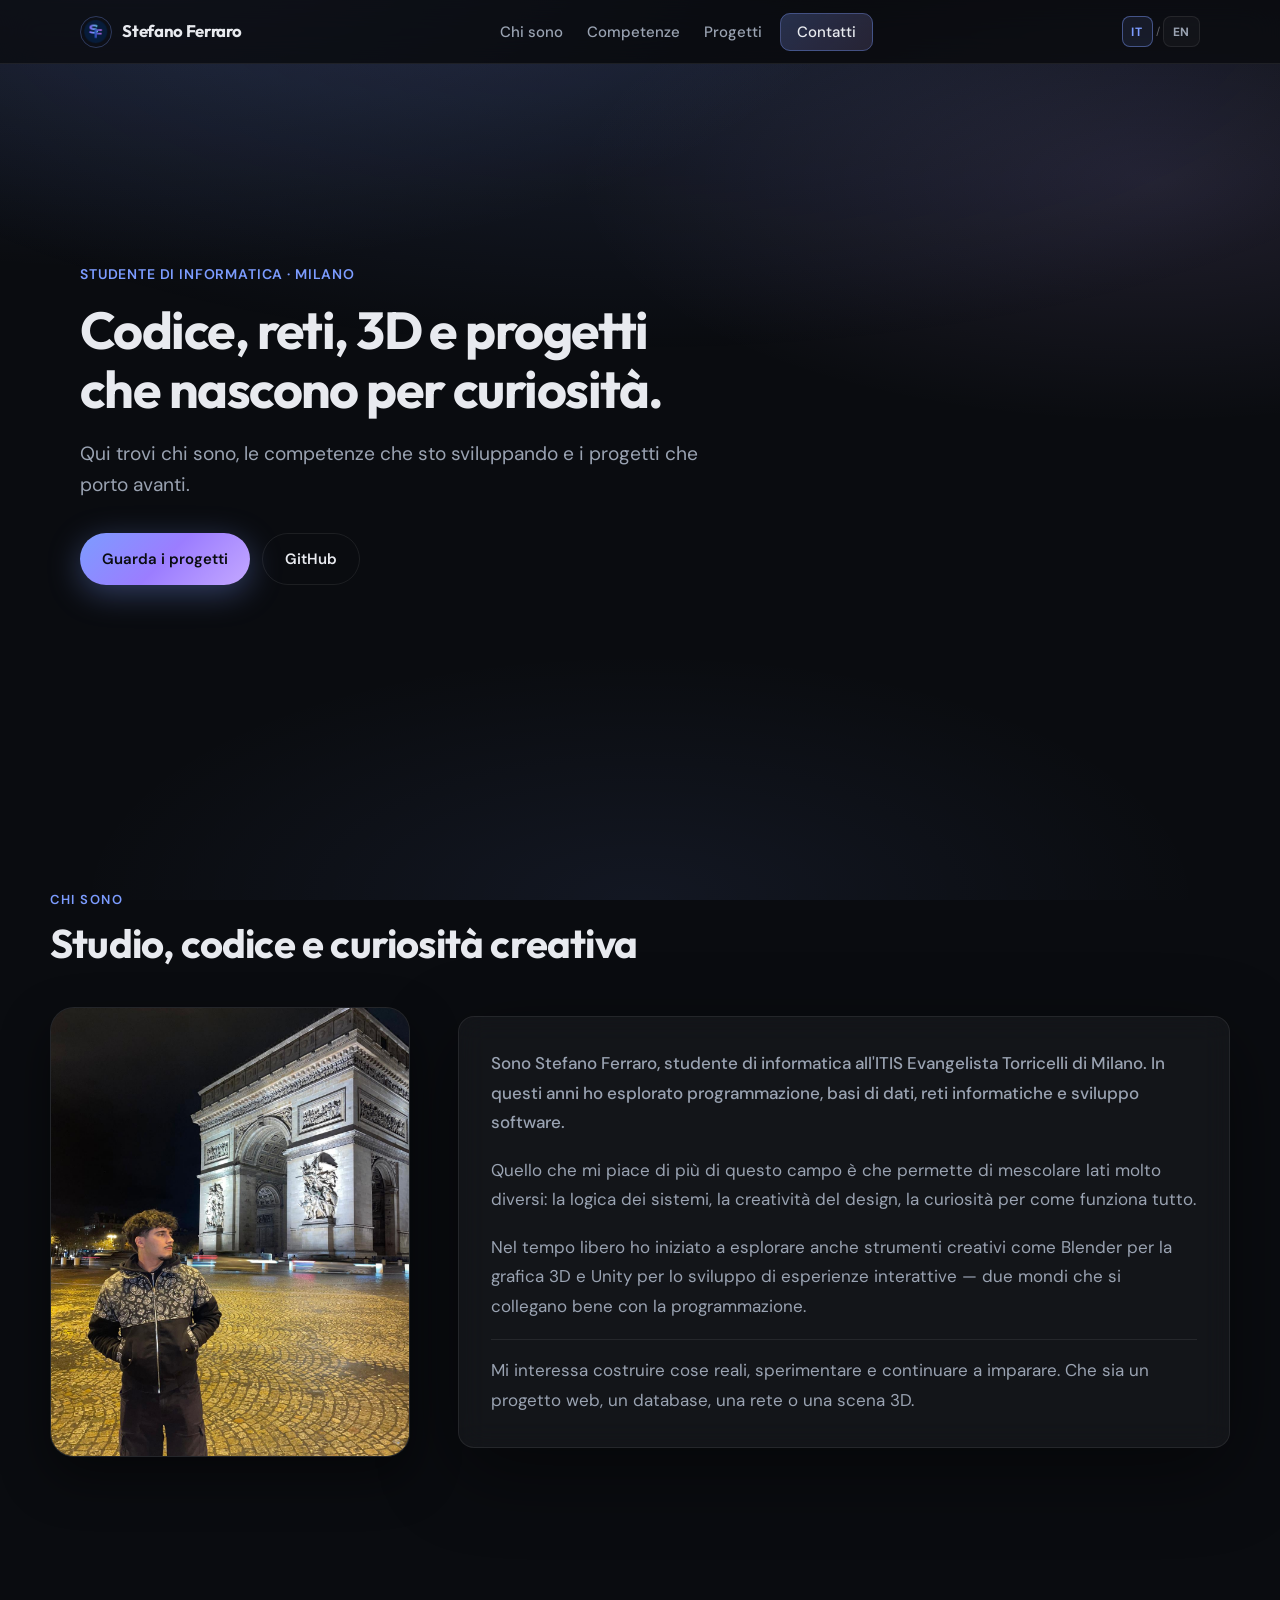
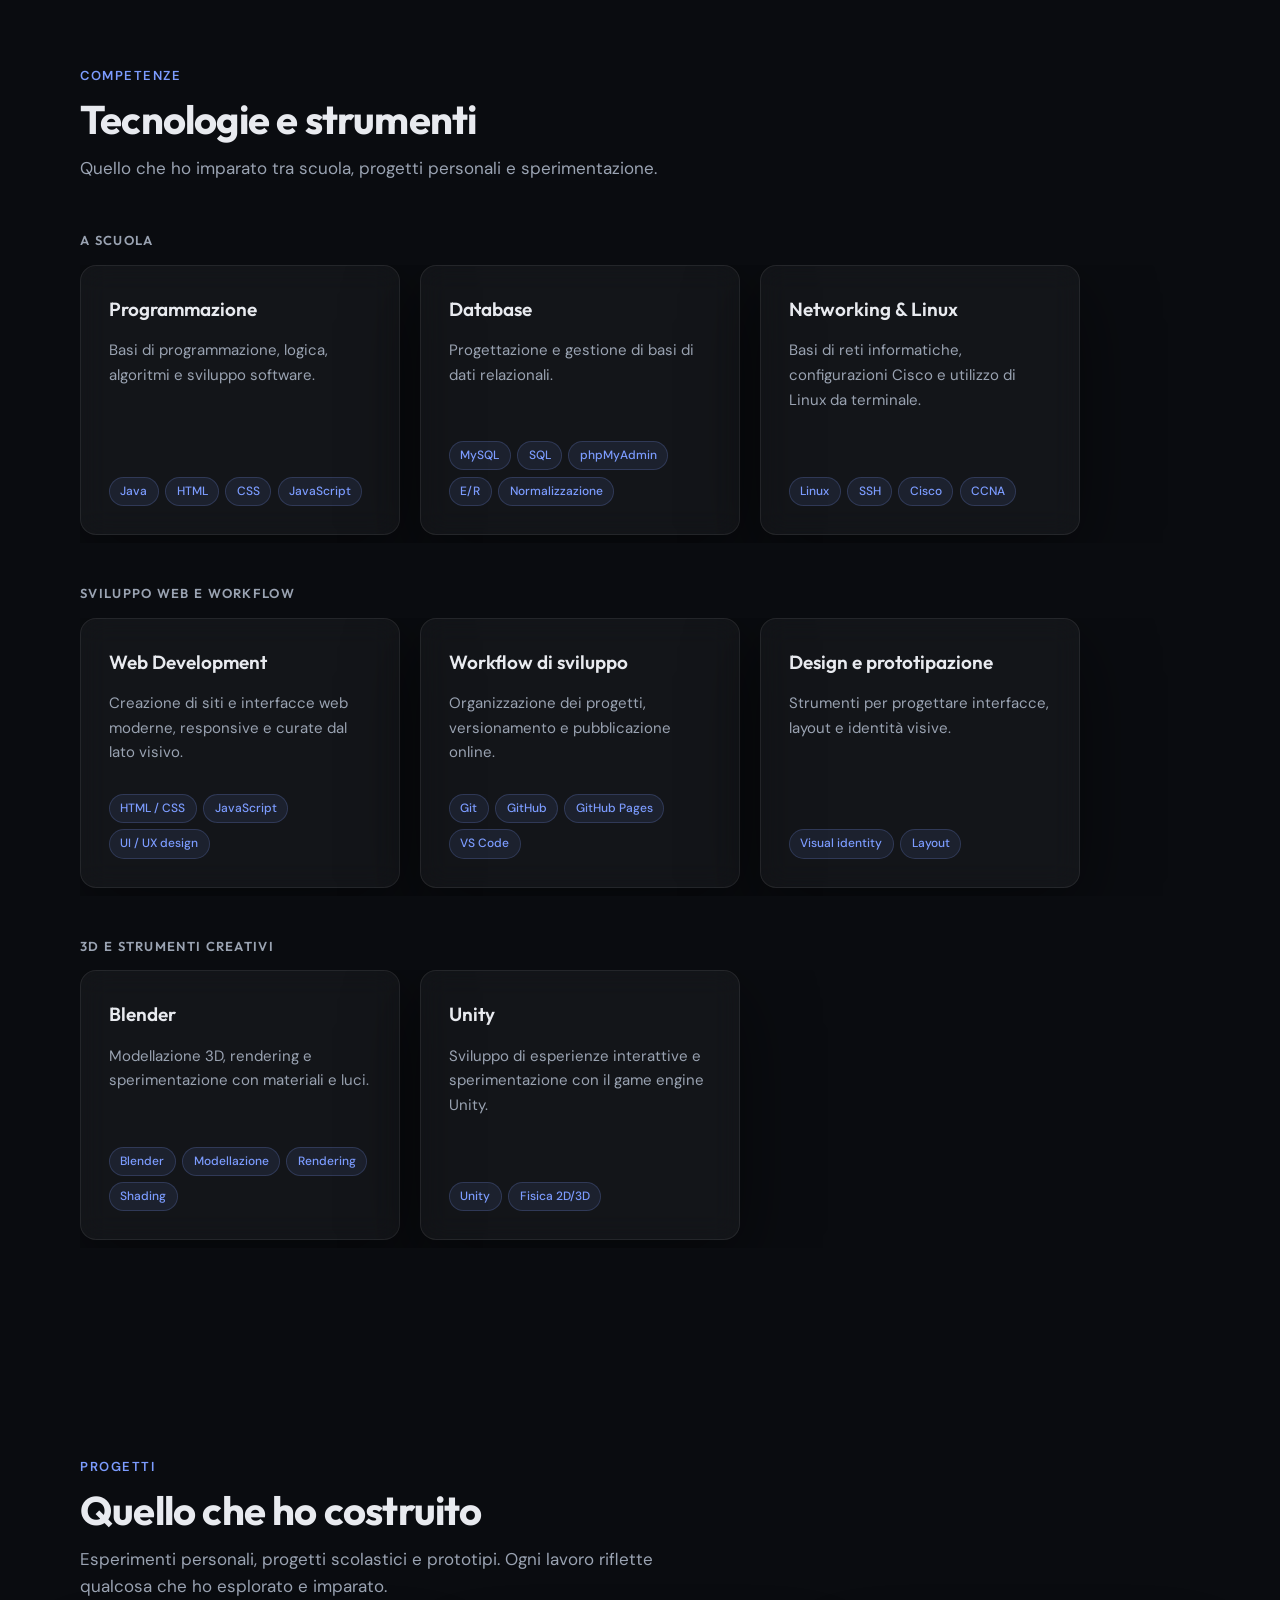
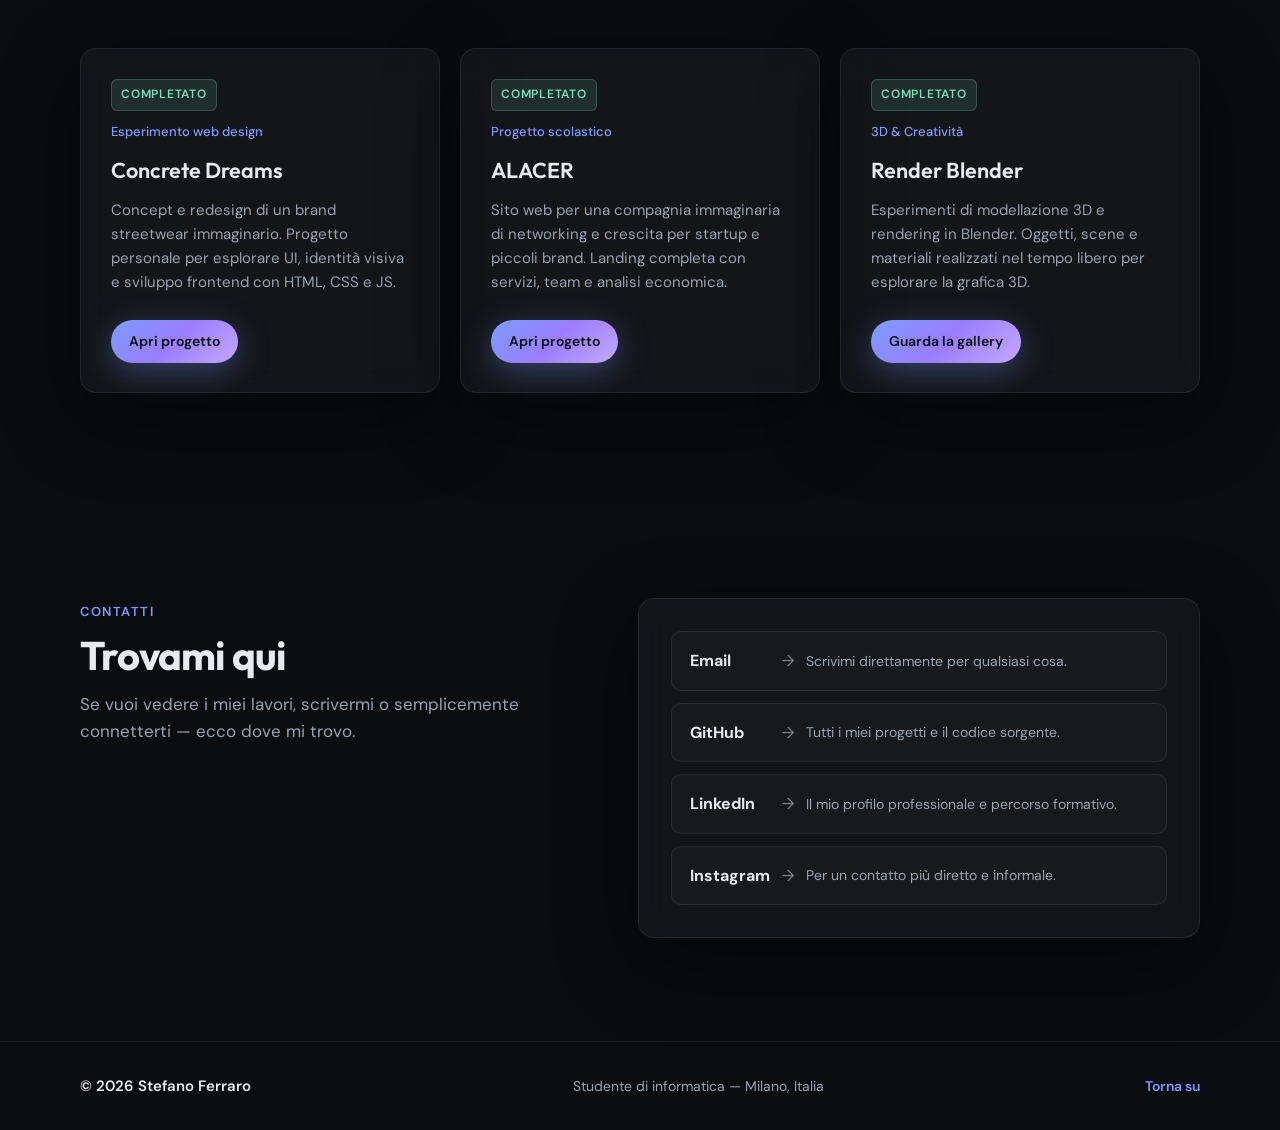
<file: index.html>
<!DOCTYPE html>
<html lang="it">
  <head>
    <meta charset="UTF-8" />
    <meta name="viewport" content="width=device-width, initial-scale=1.0" />
    <meta
      name="description"
      content="Stefano Ferraro — studente di informatica appassionato di sviluppo, networking, 3D e tecnologia creativa."
    />
    <title>Stefano Ferraro | Studente & Developer</title>
    <link rel="preconnect" href="https://fonts.googleapis.com" />
    <link rel="preconnect" href="https://fonts.gstatic.com" crossorigin />
    <link
      href="https://fonts.googleapis.com/css2?family=DM+Sans:ital,opsz,wght@0,9..40,400;0,9..40,500;0,9..40,600;0,9..40,700;1,9..40,400&family=Outfit:wght@400;500;600;700&display=swap"
      rel="stylesheet"
    />
    <link rel="stylesheet" href="style.css" />
    <link rel="icon" type="image/png" href="assets/favicon.png" />
  </head>
  <body>
    <a class="skip-link" href="#main" data-i18n="skip.content">Vai al contenuto</a>
    <div id="top" class="anchor-top"></div>

    <header class="site-header">
      <nav class="nav" data-i18n-aria-label="nav.main">
        <a class="nav__logo" href="#top">
          <img src="assets/favicon.png" alt="SF logo" class="nav__logo-img" />
          <span>Stefano Ferraro</span>
        </a>
        <ul class="nav__menu" id="nav-menu">
          <li><a class="nav__link" href="#about" data-i18n="nav.about">Chi sono</a></li>
          <li><a class="nav__link" href="#skills" data-i18n="nav.skills">Competenze</a></li>
          <li><a class="nav__link" href="#projects" data-i18n="nav.projects">Progetti</a></li>
          <li><a class="nav__link nav__link--cta" href="#contact" data-i18n="nav.contact">Contatti</a></li>
        </ul>
        <div class="nav__tail">
          <div class="nav__lang" role="group" data-i18n-aria-label="nav.lang">
            <button type="button" class="nav__lang-btn is-active" data-lang="it" aria-pressed="true">
              IT
            </button>
            <span class="nav__lang-sep" aria-hidden="true">/</span>
            <button type="button" class="nav__lang-btn" data-lang="en" aria-pressed="false">EN</button>
          </div>
          <button
            class="nav__toggle"
            type="button"
            aria-expanded="false"
            aria-controls="nav-menu"
            aria-label="Apri menu"
          >
            <span class="nav__toggle-bar" aria-hidden="true"></span>
            <span class="nav__toggle-bar" aria-hidden="true"></span>
            <span class="nav__toggle-bar" aria-hidden="true"></span>
          </button>
        </div>
      </nav>
    </header>

    <main id="main">

      <!-- ─── HERO ─────────────────────────────────────────────────────────── -->
      <section class="hero section" aria-labelledby="hero-title">
        <div class="hero__bg" aria-hidden="true"></div>
        <div class="container hero__inner">
          <p class="hero__eyebrow reveal" data-reveal data-i18n="hero.eyebrow">
            Studente di Informatica · Milano
          </p>
          <h1 id="hero-title" class="hero__title reveal" data-reveal data-i18n="hero.title">
            Codice, reti, 3D e progetti che nascono per curiosità.
          </h1>
          <p class="hero__subtitle reveal" data-reveal data-i18n="hero.subtitle">
            Qui trovi chi sono, le competenze che sto sviluppando e i progetti che porto avanti.
          </p>
          <div class="hero__actions reveal" data-reveal>
            <a class="btn btn--primary" href="#projects" data-i18n="hero.cta.projects">Guarda i progetti</a>
            <a
              class="btn btn--ghost"
              href="https://github.com/stefano-ferraro"
              target="_blank"
              rel="noopener noreferrer"
              data-i18n="hero.cta.github"
            >GitHub</a>
          </div>
        </div>
      </section>

      <!-- ─── ABOUT ─────────────────────────────────────────────────────────── -->
      <section class="section about" id="about" aria-labelledby="about-title">
        <div class="container">
          <div class="section__head reveal" data-reveal>
            <span class="section__label" data-i18n="about.label">Chi sono</span>
            <h2 id="about-title" class="section__title" data-i18n="about.title">
              Studio, codice e curiosità creativa
            </h2>
          </div>
          <div class="about__grid about-grid">
            <!--
              Sostituisci assets/stefano-profile.jpg con la tua foto reale.
              Dimensioni consigliate: almeno 800×1000 px, ritratto JPG/WebP.
            -->
            <div class="glass-card about__photo profile-card about-photo reveal" data-reveal>
              <img
                src="assets/stefano-profile.jpg"
                alt="Ritratto di Stefano Ferraro"
                width="640"
                height="800"
                loading="lazy"
                decoding="async"
                data-i18n-alt="about.alt"
              />
            </div>
            <div class="about__text-col reveal" data-reveal>
              <div class="glass-card about__copy">
                <p class="about__lead" data-i18n="about.p1">
                  Sono Stefano Ferraro, studente di informatica all'ITIS Evangelista Torricelli di Milano.
                  In questi anni ho esplorato programmazione, basi di dati, reti informatiche e
                  sviluppo software.
                </p>
                <p data-i18n="about.p2">
                  Quello che mi piace di più di questo campo è che permette di mescolare lati molto
                  diversi: la logica dei sistemi, la creatività del design, la curiosità per come
                  funziona tutto.
                </p>
                <p data-i18n="about.p3">
                  Nel tempo libero ho iniziato a esplorare anche strumenti creativi come Blender per
                  la grafica 3D e Unity per lo sviluppo di esperienze interattive — due mondi che si
                  collegano bene con la programmazione.
                </p>
                <p class="about__closing" data-i18n="about.p4">
                  Mi interessa costruire cose reali, sperimentare e continuare a imparare. Che sia
                  un progetto web, un database, una rete o una scena 3D.
                </p>
              </div>
            </div>
          </div>
        </div>
      </section>

      <!-- ─── SKILLS ────────────────────────────────────────────────────────── -->
      <section class="section skills" id="skills" aria-labelledby="skills-title">
        <div class="container">
          <div class="section__head reveal" data-reveal>
            <span class="section__label" data-i18n="skills.label">Competenze</span>
            <h2 id="skills-title" class="section__title" data-i18n="skills.title">Tecnologie e strumenti</h2>
            <p class="section__lead" data-i18n="skills.subtitle">
              Quello che ho imparato tra scuola, progetti personali e sperimentazione.
            </p>
          </div>

          <!-- School -->
          <div class="skills__group reveal" data-reveal>
            <h3 class="skills__group-title" data-i18n="skills.school.title">A scuola</h3>
            <div class="skills__row" tabindex="0" data-i18n-aria-label="skills.school.aria">
              <article class="glass-card skill-card">
                <h4 class="skill-card__title" data-i18n="skills.s1.title">Programmazione</h4>
                <p class="skill-card__desc" data-i18n="skills.s1.desc">
                  Basi di programmazione, logica, algoritmi e sviluppo software.
                </p>
                <ul class="skill-card__badges" aria-label="tecnologie">
                  <li class="skill-badge">Java</li>
                  <li class="skill-badge">HTML</li>
                  <li class="skill-badge">CSS</li>
                  <li class="skill-badge">JavaScript</li>
                </ul>
              </article>
              <article class="glass-card skill-card">
                <h4 class="skill-card__title" data-i18n="skills.s2.title">Database</h4>
                <p class="skill-card__desc" data-i18n="skills.s2.desc">
                  Progettazione e gestione di basi di dati relazionali.
                </p>
                <ul class="skill-card__badges" aria-label="tecnologie">
                  <li class="skill-badge">MySQL</li>
                  <li class="skill-badge">SQL</li>
                  <li class="skill-badge">phpMyAdmin</li>
                  <li class="skill-badge">E/R</li>
                  <li class="skill-badge" data-i18n="skills.s2.badge.norm">Normalizzazione</li>
                </ul>
              </article>
              <article class="glass-card skill-card">
                <h4 class="skill-card__title" data-i18n="skills.s3.title">Networking &amp; Linux</h4>
                <p class="skill-card__desc" data-i18n="skills.s3.desc">
                  Basi di reti informatiche, configurazioni Cisco e utilizzo di Linux da terminale.
                </p>
                <ul class="skill-card__badges" aria-label="tecnologie">
                  <li class="skill-badge">Linux</li>
                  <li class="skill-badge">SSH</li>
                  <li class="skill-badge">Cisco</li>
                  <li class="skill-badge">CCNA</li>
                </ul>
              </article>
            </div>
          </div>

          <!-- Web / Dev -->
          <div class="skills__group reveal" data-reveal>
            <h3 class="skills__group-title" data-i18n="skills.personal.title">Sviluppo web e workflow</h3>
            <div class="skills__row" tabindex="0" data-i18n-aria-label="skills.personal.aria">
              <article class="glass-card skill-card">
                <h4 class="skill-card__title" data-i18n="skills.p1.title">Web Development</h4>
                <p class="skill-card__desc" data-i18n="skills.p1.desc">
                  Creazione di siti e interfacce web moderne, responsive e curate dal lato visivo.
                </p>
                <ul class="skill-card__badges" aria-label="tecnologie">
                  <li class="skill-badge">HTML / CSS</li>
                  <li class="skill-badge">JavaScript</li>
                  <li class="skill-badge">UI / UX design</li>
                </ul>
              </article>
              <article class="glass-card skill-card">
                <h4 class="skill-card__title" data-i18n="skills.p2.title">Workflow di sviluppo</h4>
                <p class="skill-card__desc" data-i18n="skills.p2.desc">
                  Organizzazione dei progetti, versionamento e pubblicazione online.
                </p>
                <ul class="skill-card__badges" aria-label="tecnologie">
                  <li class="skill-badge">Git</li>
                  <li class="skill-badge">GitHub</li>
                  <li class="skill-badge">GitHub Pages</li>
                  <li class="skill-badge">VS Code</li>
                </ul>
              </article>
              <article class="glass-card skill-card">
                <h4 class="skill-card__title" data-i18n="skills.p3.title">Design e prototipazione</h4>
                <p class="skill-card__desc" data-i18n="skills.p3.desc">
                  Strumenti per progettare interfacce, layout e identità visive.
                </p>
                <ul class="skill-card__badges" aria-label="tecnologie">
                  <li class="skill-badge">Visual identity</li>
                  <li class="skill-badge">Layout</li>
                </ul>
              </article>
            </div>
          </div>

          <!-- Creative / 3D -->
          <div class="skills__group reveal" data-reveal>
            <h3 class="skills__group-title" data-i18n="skills.creative.title">3D e strumenti creativi</h3>
            <div class="skills__row" tabindex="0" data-i18n-aria-label="skills.creative.aria">
              <article class="glass-card skill-card">
                <h4 class="skill-card__title" data-i18n="skills.c1.title">Blender</h4>
                <p class="skill-card__desc" data-i18n="skills.c1.desc">
                  Modellazione 3D, rendering e sperimentazione con materiali e luci.
                </p>
                <ul class="skill-card__badges" aria-label="tecnologie">
                  <li class="skill-badge">Blender</li>
                  <li class="skill-badge" data-i18n="skills.c1.badge.modeling">Modellazione</li>
                  <li class="skill-badge">Rendering</li>
                  <li class="skill-badge">Shading</li>
                </ul>
              </article>
              <article class="glass-card skill-card">
                <h4 class="skill-card__title" data-i18n="skills.c2.title">Unity</h4>
                <p class="skill-card__desc" data-i18n="skills.c2.desc">
                  Sviluppo di esperienze interattive e sperimentazione con il game engine Unity.
                </p>
                <ul class="skill-card__badges" aria-label="tecnologie">
                  <li class="skill-badge">Unity</li>
                  <li class="skill-badge" data-i18n="skills.c2.badge.physics">Fisica 2D/3D</li>
                </ul>
              </article>
            </div>
          </div>
        </div>
      </section>

      <!-- ─── PROJECTS ──────────────────────────────────────────────────────── -->
      <section class="section projects" id="projects" aria-labelledby="projects-title">
        <div class="container">
          <div class="section__head reveal" data-reveal>
            <span class="section__label" data-i18n="projects.label">Progetti</span>
            <h2 id="projects-title" class="section__title" data-i18n="projects.title">
              Quello che ho costruito
            </h2>
            <p class="section__lead" data-i18n="projects.lead">
              Esperimenti personali, progetti scolastici e prototipi. Ogni lavoro riflette qualcosa
              che ho esplorato e imparato.
            </p>
          </div>
          <div class="projects__grid">

            <!-- Concrete Dreams -->
            <article class="glass-card project-card project-card--done reveal" data-reveal>
              <span
                class="project-card__status project-card__status--done"
                data-i18n="projects.status.done"
              >Completato</span>
              <p class="project-card__category" data-i18n="projects.1.cat">Esperimento web design</p>
              <h3 class="project-card__title">Concrete Dreams</h3>
              <p class="project-card__desc" data-i18n="projects.1.desc">
                Concept e redesign di un brand streetwear. Progetto personale per
                esplorare UI, identità visiva e sviluppo frontend con HTML, CSS e JS.
              </p>
              <a
                class="btn btn--primary btn--sm"
                href="https://stefano-ferraro.github.io/ConcreteDreams/"
                target="_blank"
                rel="noopener noreferrer"
                data-i18n="projects.1.cta"
              >Apri progetto</a>
            </article>

            <!-- ALACER -->
            <article class="glass-card project-card project-card--done reveal" data-reveal>
              <span
                class="project-card__status project-card__status--done"
                data-i18n="projects.status.done"
              >Completato</span>
              <p class="project-card__category" data-i18n="projects.3.cat">Progetto scolastico</p>
              <h3 class="project-card__title">ALACER</h3>
              <p class="project-card__desc" data-i18n="projects.3.desc">
                Sito web per una compagnia immaginaria di networking e crescita per startup e
                piccoli brand. Landing completa con servizi, team e analisi economica.
              </p>
              <a
                class="btn btn--primary btn--sm"
                href="https://stefano-ferraro.github.io/Alacer/"
                target="_blank"
                rel="noopener noreferrer"
                data-i18n="projects.3.cta"
              >Apri progetto</a>
            </article>

            <!-- Blender Gallery -->
            <article class="glass-card project-card project-card--done reveal" data-reveal>
              <span
                class="project-card__status project-card__status--done"
                data-i18n="projects.status.done"
              >Completato</span>
              <p class="project-card__category" data-i18n="projects.2.cat">3D &amp; Creatività</p>
              <h3 class="project-card__title" data-i18n="projects.2.title">Render Blender</h3>
              <p class="project-card__desc" data-i18n="projects.2.desc">
                Esperimenti di modellazione 3D e rendering in Blender. Oggetti, scene e materiali
                realizzati nel tempo libero per esplorare la grafica 3D.
              </p>
              <a
                class="btn btn--primary btn--sm"
                href="blender/"
                data-i18n="projects.2.cta"
              >Guarda la gallery</a>
            </article>

          </div>
        </div>
      </section>

      <!-- ─── CONTACT ───────────────────────────────────────────────────────── -->
      <section class="section contact" id="contact" aria-labelledby="contact-title">
        <div class="container">
          <div class="split-layout">
            <div class="section__head reveal" data-reveal>
              <span class="section__label" data-i18n="contact.label">Contatti</span>
              <h2 id="contact-title" class="section__title" data-i18n="contact.title">
                Trovami qui
              </h2>
              <p class="section__lead" data-i18n="contact.lead">
                Se vuoi vedere i miei lavori, scrivermi o semplicemente connetterti — ecco dove mi trovo.
              </p>
            </div>
            <div class="glass-card contact__card contact-inner reveal" data-reveal>
              <div class="contact__actions">
                <a class="contact-btn contact-link" href="mailto:stefanoferraro17@icloud.com">
                  <span class="contact-btn__label contact-link-title">Email</span>
                  <span class="contact-btn__arrow contact-link-arrow" aria-hidden="true">→</span>
                  <span
                    class="contact-btn__hint contact-link-text"
                    data-i18n="contact.email.hint"
                  >Scrivimi direttamente per qualsiasi cosa.</span>
                </a>
                <a
                  class="contact-btn contact-link"
                  href="https://github.com/stefano-ferraro"
                  target="_blank"
                  rel="noopener noreferrer"
                >
                  <span class="contact-btn__label contact-link-title">GitHub</span>
                  <span class="contact-btn__arrow contact-link-arrow" aria-hidden="true">→</span>
                  <span
                    class="contact-btn__hint contact-link-text"
                    data-i18n="contact.github.hint"
                  >Tutti i miei progetti e il codice sorgente.</span>
                </a>
                <a
                  class="contact-btn contact-link"
                  href="https://www.linkedin.com/in/stefano-angelo-ferraro"
                  target="_blank"
                  rel="noopener noreferrer"
                >
                  <span class="contact-btn__label contact-link-title">LinkedIn</span>
                  <span class="contact-btn__arrow contact-link-arrow" aria-hidden="true">→</span>
                  <span
                    class="contact-btn__hint contact-link-text"
                    data-i18n="contact.linkedin.hint"
                  >Il mio profilo professionale e percorso formativo.</span>
                </a>
                <a
                  class="contact-btn contact-link"
                  href="https://www.instagram.com/stefanoferraroo"
                  target="_blank"
                  rel="noopener noreferrer"
                >
                  <span class="contact-btn__label contact-link-title">Instagram</span>
                  <span class="contact-btn__arrow contact-link-arrow" aria-hidden="true">→</span>
                  <span
                    class="contact-btn__hint contact-link-text"
                    data-i18n="contact.instagram.hint"
                  >Per un contatto più diretto e informale.</span>
                </a>
              </div>
            </div>
          </div>
        </div>
      </section>

    </main>

    <footer class="footer">
      <div class="container footer__inner">
        <p class="footer__brand">© <span id="year"></span> Stefano Ferraro</p>
        <p class="footer__tag" data-i18n="footer.tag">Studente di informatica — Milano, Italia</p>
        <a class="footer__top" href="#top" data-i18n="footer.top">Torna su</a>
      </div>
    </footer>

    <script src="script.js"></script>
  </body>
</html>
</file>
<file: style.css>
/* --------------------------------------------------------------------------
   Stefano Ferraro — Portfolio
   Mobile-first, dark theme, glass cards
   -------------------------------------------------------------------------- */

:root {
  --bg-deep: #0a0c10;
  --bg-elevated: #12151c;
  --text: #e8eaef;
  --text-muted: #9aa3b2;
  --accent: #7c9cff;
  --accent-soft: rgba(124, 156, 255, 0.35);
  --accent-2: #c4a8ff;
  --glass-border: rgba(255, 255, 255, 0.08);
  --glass-bg: rgba(255, 255, 255, 0.04);
  --glass-shadow: 0 24px 80px rgba(0, 0, 0, 0.45);
  --radius: 1rem;
  --radius-sm: 0.625rem;
  --font-sans: "DM Sans", system-ui, sans-serif;
  --font-display: "Outfit", var(--font-sans);
  --header-h: 4rem;
  --ease-out: cubic-bezier(0.22, 1, 0.36, 1);
}

*,
*::before,
*::after {
  box-sizing: border-box;
}

html {
  scroll-behavior: smooth;
}

@media (prefers-reduced-motion: reduce) {
  html {
    scroll-behavior: auto;
  }
}

body {
  margin: 0;
  font-family: var(--font-sans);
  font-size: 1rem;
  line-height: 1.6;
  color: var(--text);
  background: var(--bg-deep);
  overflow-x: hidden;
}

body::before {
  content: "";
  position: fixed;
  inset: 0;
  z-index: -2;
  background:
    radial-gradient(ellipse 120% 80% at 10% -10%, rgba(124, 156, 255, 0.18), transparent 50%),
    radial-gradient(ellipse 100% 60% at 90% 20%, rgba(196, 168, 255, 0.12), transparent 45%),
    radial-gradient(ellipse 80% 50% at 50% 100%, rgba(124, 156, 255, 0.08), transparent 55%),
    var(--bg-deep);
  pointer-events: none;
}

img {
  max-width: 100%;
  height: auto;
  display: block;
}

a {
  color: inherit;
  text-decoration: none;
}

a:focus-visible,
button:focus-visible {
  outline: 2px solid var(--accent);
  outline-offset: 3px;
}

.skip-link {
  position: absolute;
  left: -9999px;
  top: 0;
  z-index: 1000;
  padding: 0.75rem 1rem;
  background: var(--accent);
  color: var(--bg-deep);
  font-weight: 600;
  border-radius: var(--radius-sm);
}

.skip-link:focus {
  left: 1rem;
  top: 1rem;
}

/* Scroll target: must be first in page flow so #top aligns with document start */
.anchor-top {
  height: 0;
  overflow: hidden;
  scroll-margin-top: 0;
}

.container {
  width: min(1120px, 100% - 2rem);
  margin-inline: auto;
}

.container--narrow {
  width: min(920px, 100% - 2rem);
  margin-inline: auto;
}

.section {
  padding-block: clamp(3.5rem, 8vw, 6.5rem);
}

.section__head {
  max-width: 38rem;
  margin-bottom: clamp(2rem, 5vw, 3rem);
}

.section__head--center {
  margin-left: auto;
  margin-right: auto;
  text-align: center;
}

.section__label {
  display: inline-block;
  font-size: 0.8125rem;
  font-weight: 600;
  letter-spacing: 0.12em;
  text-transform: uppercase;
  color: var(--accent);
  margin-bottom: 0.5rem;
}

.section__title {
  font-family: var(--font-display);
  font-size: clamp(1.75rem, 4vw, 2.5rem);
  font-weight: 700;
  line-height: 1.2;
  margin: 0 0 0.75rem;
  letter-spacing: -0.02em;
}

.section__lead {
  margin: 0;
  color: var(--text-muted);
  font-size: 1.0625rem;
}

/* Two-column section layout (about, contact) */

.split-layout {
  display: grid;
  gap: 2rem;
  align-items: start;
}

@media (min-width: 900px) {
  .split-layout {
    grid-template-columns: 1fr 1.1fr;
    gap: 3rem;
  }
}

/* Header & nav */

.site-header {
  position: sticky;
  top: 0;
  z-index: 100;
  height: var(--header-h);
  display: flex;
  align-items: center;
  background: rgba(10, 12, 16, 0.72);
  backdrop-filter: blur(16px);
  -webkit-backdrop-filter: blur(16px);
  border-bottom: 1px solid var(--glass-border);
}

.nav {
  width: min(1120px, 100% - 2rem);
  margin-inline: auto;
  display: grid;
  grid-template-columns: auto 1fr auto;
  align-items: center;
  gap: 0.75rem 1.25rem;
  position: relative;
}

.nav__tail {
  display: flex;
  align-items: center;
  gap: 0.6rem;
  justify-self: end;
}

.nav__lang {
  display: inline-flex;
  align-items: center;
  gap: 0.2rem;
}

.nav__lang-btn {
  font-family: inherit;
  font-size: 0.75rem;
  font-weight: 700;
  letter-spacing: 0.06em;
  padding: 0.4rem 0.55rem;
  border-radius: 8px;
  border: 1px solid var(--glass-border);
  background: rgba(255, 255, 255, 0.03);
  color: var(--text-muted);
  cursor: pointer;
  transition:
    border-color 0.2s,
    color 0.2s,
    background 0.2s;
}

.nav__lang-btn:hover {
  color: var(--text);
  border-color: rgba(255, 255, 255, 0.2);
}

.nav__lang-btn.is-active {
  color: var(--accent);
  border-color: rgba(124, 156, 255, 0.45);
  background: rgba(124, 156, 255, 0.1);
}

.nav__lang-sep {
  font-size: 0.68rem;
  opacity: 0.4;
  user-select: none;
}

.nav__logo {
  font-family: var(--font-display);
  font-weight: 700;
  font-size: 1.05rem;
  letter-spacing: -0.02em;
  transition: color 0.2s var(--ease-out);
  display: inline-flex;
  align-items: center;
  gap: 0.65rem;
}

.nav__logo-img {
  width: 32px;
  height: 32px;
  border-radius: 50%;
  object-fit: cover;
  display: block;
  border: 1px solid rgba(124, 156, 255, 0.3);
  flex-shrink: 0;
}

.nav__logo:hover {
  color: var(--accent);
}

.nav__toggle {
  display: flex;
  flex-direction: column;
  justify-content: center;
  gap: 6px;
  width: 2.75rem;
  height: 2.75rem;
  padding: 0;
  border: 1px solid var(--glass-border);
  border-radius: var(--radius-sm);
  background: var(--glass-bg);
  cursor: pointer;
  transition:
    border-color 0.2s,
    background 0.2s;
}

.nav__toggle:hover {
  border-color: rgba(255, 255, 255, 0.18);
}

.nav__toggle-bar {
  display: block;
  width: 1.125rem;
  height: 2px;
  margin-inline: auto;
  background: var(--text);
  border-radius: 1px;
  transition:
    transform 0.28s var(--ease-out),
    opacity 0.2s;
}

.nav__toggle[aria-expanded="true"] .nav__toggle-bar:nth-child(1) {
  transform: translateY(8px) rotate(45deg);
}

.nav__toggle[aria-expanded="true"] .nav__toggle-bar:nth-child(2) {
  opacity: 0;
}

.nav__toggle[aria-expanded="true"] .nav__toggle-bar:nth-child(3) {
  transform: translateY(-8px) rotate(-45deg);
}

.nav__menu {
  list-style: none;
  margin: 0;
  padding: 0;
  justify-self: center;
}

@media (max-width: 767px) {
  .nav {
    grid-template-columns: 1fr auto;
    grid-template-rows: auto auto;
  }

  .nav__logo {
    grid-column: 1;
    grid-row: 1;
  }

  .nav__tail {
    grid-column: 2;
    grid-row: 1;
  }

  .nav__menu {
    grid-column: 1 / -1;
    grid-row: 2;
    justify-self: stretch;
    position: fixed;
    top: var(--header-h);
    left: 0;
    right: 0;
    z-index: 99;
    display: flex;
    flex-direction: column;
    gap: 0.25rem;
    padding: 1rem;
    background: rgba(10, 12, 16, 0.97);
    backdrop-filter: blur(20px);
    -webkit-backdrop-filter: blur(20px);
    border-bottom: 1px solid var(--glass-border);
    opacity: 0;
    visibility: hidden;
    transform: translateY(-6px);
    pointer-events: none;
    transition:
      opacity 0.25s var(--ease-out),
      transform 0.25s var(--ease-out),
      visibility 0.25s;
  }

  .nav__menu.is-open {
    opacity: 1;
    visibility: visible;
    transform: translateY(0);
    pointer-events: auto;
  }

  .nav__link {
    display: block;
    padding: 0.75rem 1rem;
    border-radius: var(--radius-sm);
    font-weight: 500;
    transition:
      background 0.2s,
      color 0.2s;
  }

  .nav__link:hover {
    background: var(--glass-bg);
    color: var(--accent);
  }
}

@media (min-width: 768px) {
  .nav__toggle {
    display: none;
  }

  .nav__menu {
    position: static;
    opacity: 1;
    visibility: visible;
    transform: none;
    pointer-events: auto;
    display: flex;
    align-items: center;
    gap: 0.2rem;
  }

  .nav__link {
    padding: 0.5rem 0.65rem;
    font-size: 0.9375rem;
    font-weight: 500;
    color: var(--text-muted);
    border-radius: var(--radius-sm);
    transition:
      color 0.2s,
      background 0.2s;
  }

  .nav__link:hover {
    color: var(--text);
    background: rgba(255, 255, 255, 0.04);
  }

  .nav__link--cta {
    margin-left: 0.25rem;
    padding: 0.5rem 1rem !important;
    background: linear-gradient(135deg, rgba(124, 156, 255, 0.25), rgba(196, 168, 255, 0.15));
    border: 1px solid rgba(124, 156, 255, 0.35);
    color: var(--text) !important;
  }

  .nav__link--cta:hover {
    border-color: var(--accent);
    color: #fff !important;
  }
}

/* Glass cards */

.glass-card {
  background: var(--glass-bg);
  border: 1px solid var(--glass-border);
  border-radius: var(--radius);
  box-shadow: var(--glass-shadow);
  backdrop-filter: blur(14px);
  -webkit-backdrop-filter: blur(14px);
  transition:
    border-color 0.3s var(--ease-out),
    transform 0.35s var(--ease-out),
    box-shadow 0.35s var(--ease-out);
}

.glass-card:hover {
  border-color: rgba(255, 255, 255, 0.14);
}

/* Buttons */

.btn {
  display: inline-flex;
  align-items: center;
  justify-content: center;
  gap: 0.5rem;
  padding: 0.8125rem 1.375rem;
  font-family: inherit;
  font-size: 0.9375rem;
  font-weight: 600;
  border-radius: 999px;
  border: none;
  cursor: pointer;
  transition:
    transform 0.22s var(--ease-out),
    box-shadow 0.22s,
    background 0.22s,
    color 0.22s;
}

.btn:active {
  transform: scale(0.98);
}

.btn--primary {
  background: linear-gradient(135deg, #7c9cff 0%, #9b7dff 50%, #c4a8ff 100%);
  color: #0a0c10;
  box-shadow: 0 8px 32px rgba(124, 156, 255, 0.35);
}

.btn--primary:hover {
  box-shadow: 0 12px 40px rgba(124, 156, 255, 0.45);
  transform: translateY(-2px);
}

.btn--ghost {
  background: transparent;
  color: var(--text);
  border: 1px solid var(--glass-border);
}

.btn--ghost:hover {
  border-color: rgba(255, 255, 255, 0.22);
  background: rgba(255, 255, 255, 0.04);
}

.btn--sm {
  padding: 0.625rem 1.125rem;
  font-size: 0.875rem;
  align-self: flex-start;
  margin-top: auto;
}

.btn--disabled {
  pointer-events: none;
  opacity: 0.55;
  cursor: default;
  background: rgba(255, 255, 255, 0.06);
  color: var(--text-muted);
  border: 1px dashed rgba(255, 255, 255, 0.2);
}

/* Hero */

.hero {
  position: relative;
  padding-block: clamp(4rem, 12vw, 7rem);
  min-height: min(90vh, 720px);
  display: flex;
  align-items: center;
}

.hero__bg {
  position: absolute;
  inset: 0;
  z-index: -1;
  background: radial-gradient(ellipse 70% 50% at 50% -10%, rgba(124, 156, 255, 0.15), transparent);
  pointer-events: none;
}

.hero__inner {
  position: relative;
}

.hero__eyebrow {
  font-size: 0.875rem;
  font-weight: 600;
  color: var(--accent);
  letter-spacing: 0.06em;
  text-transform: uppercase;
  margin: 0 0 1rem;
}

.hero__title {
  font-family: var(--font-display);
  font-size: clamp(2rem, 5vw, 3.25rem);
  font-weight: 700;
  line-height: 1.12;
  letter-spacing: -0.03em;
  margin: 0 0 1.25rem;
  max-width: 18ch;
}

.hero__subtitle {
  margin: 0 0 2rem;
  max-width: 40rem;
  font-size: clamp(1.0625rem, 2vw, 1.2rem);
  color: var(--text-muted);
  line-height: 1.65;
}

.hero__actions {
  display: flex;
  flex-wrap: wrap;
  gap: 0.75rem;
}

/* About — capped photo width; grid max ~1180px centered */

.about > .container {
  width: min(1180px, 100% - 2rem);
  max-width: 1180px;
  margin-inline: auto;
}

.about .section__head {
  margin-bottom: clamp(1.75rem, 4vw, 2.5rem);
}

.about__grid,
.about-grid {
  max-width: 1180px;
  margin: 0 auto;
  display: grid;
  grid-template-columns: minmax(260px, 360px) minmax(0, 1fr);
  gap: clamp(1.5rem, 4vw, 3rem);
  align-items: center;
}

.about__text-col {
  min-width: 0;
}

.about__photo,
.about-photo,
.profile-card {
  width: 100%;
  max-width: 360px;
  aspect-ratio: 4 / 5;
  border-radius: 24px;
  overflow: hidden;
  justify-self: center;
  padding: 0;
  box-shadow:
    0 20px 50px rgba(0, 0, 0, 0.45),
    0 0 0 1px rgba(255, 255, 255, 0.06) inset;
  transition:
    transform 0.35s var(--ease-out),
    border-color 0.3s var(--ease-out);
}

.about__photo:hover,
.about-photo:hover,
.profile-card:hover {
  transform: translateY(-3px);
  border-color: rgba(124, 156, 255, 0.22);
}

.about__photo img,
.about-photo img,
.profile-card img {
  width: 100%;
  height: 100%;
  display: block;
  object-fit: cover;
}

@media (max-width: 768px) {
  .about__grid,
  .about-grid {
    grid-template-columns: 1fr;
    align-items: start;
  }

  .about__photo,
  .about-photo,
  .profile-card {
    max-width: 320px;
    margin: 0 auto;
  }
}

.about__copy {
  padding: clamp(1.35rem, 4vw, 2rem);
  transition:
    transform 0.35s var(--ease-out),
    border-color 0.3s var(--ease-out);
}

.about__copy:hover {
  border-color: rgba(255, 255, 255, 0.12);
}

.about__copy p {
  margin: 0 0 1.1em;
  font-size: clamp(1rem, 2.2vw, 1.0625rem);
  color: var(--text-muted);
  line-height: 1.72;
}

.about__copy p:last-child {
  margin-bottom: 0;
}

.about__lead {
  color: var(--text);
  font-size: clamp(1.05rem, 2.4vw, 1.125rem);
  font-weight: 500;
}

.about__closing {
  margin-top: 1.25rem;
  padding-top: 1rem;
  border-top: 1px solid var(--glass-border);
}

/* Skills */

.skills__group {
  margin-bottom: clamp(1.75rem, 4vw, 2.5rem);
}

.skills__group:last-child {
  margin-bottom: 0;
}

.skills__group-title {
  font-family: var(--font-display);
  font-size: 0.8125rem;
  font-weight: 600;
  letter-spacing: 0.1em;
  text-transform: uppercase;
  color: var(--text-muted);
  margin: 0 0 0.875rem;
}

.skills__row {
  display: flex;
  gap: 1.25rem;
  overflow-x: auto;
  scroll-snap-type: x mandatory;
  -webkit-overflow-scrolling: touch;
  padding-bottom: 0.5rem;
  scrollbar-width: thin;
  scrollbar-color: rgba(124, 156, 255, 0.22) transparent;
}

.skills__row::-webkit-scrollbar {
  height: 3px;
}

.skills__row::-webkit-scrollbar-track {
  background: transparent;
}

.skills__row::-webkit-scrollbar-thumb {
  background: rgba(124, 156, 255, 0.22);
  border-radius: 2px;
}

.skill-card {
  flex: 0 0 min(84vw, 290px);
  scroll-snap-align: start;
  padding: clamp(1.5rem, 3vw, 1.75rem);
  min-height: 250px;
  display: flex;
  flex-direction: column;
  gap: 0.875rem;
}

@media (min-width: 600px) {
  .skill-card {
    flex: 0 0 290px;
  }
}

@media (min-width: 900px) {
  .skill-card {
    flex: 0 0 320px;
    min-height: 270px;
  }
}

.skill-card:hover {
  transform: translateY(-3px);
  border-color: rgba(124, 156, 255, 0.22);
}

.skill-card__title {
  font-family: var(--font-display);
  font-size: 1.1875rem;
  font-weight: 600;
  margin: 0;
}

.skill-card__desc {
  margin: 0;
  color: var(--text-muted);
  font-size: 0.9375rem;
  line-height: 1.65;
  flex-grow: 1;
}

.skill-card__badges {
  list-style: none;
  margin: 0;
  padding: 0;
  display: flex;
  flex-wrap: wrap;
  gap: 0.4rem;
}

.skill-badge {
  font-size: 0.75rem;
  font-weight: 500;
  padding: 0.25rem 0.65rem;
  border-radius: 999px;
  background: rgba(124, 156, 255, 0.09);
  border: 1px solid rgba(124, 156, 255, 0.2);
  color: var(--accent);
  white-space: nowrap;
  transition: transform 0.22s ease, border-color 0.22s ease, background 0.22s ease, box-shadow 0.22s ease, color 0.22s ease;
}

.skill-badge:hover {
  transform: translateY(-2px);
  border-color: rgba(124, 156, 255, 0.55);
  background: linear-gradient(135deg, rgba(124, 156, 255, 0.18), rgba(155, 124, 255, 0.16));
  box-shadow: 0 0 18px rgba(124, 156, 255, 0.18);
  color: #f5f7fa;
}

/* Services */

.services__grid {
  display: grid;
  gap: 1.25rem;
}

@media (min-width: 600px) {
  .services__grid {
    grid-template-columns: repeat(2, 1fr);
  }
}

@media (min-width: 900px) {
  .services__grid {
    grid-template-columns: repeat(3, 1fr);
  }
}

.service-card {
  padding: clamp(1.5rem, 3vw, 1.75rem);
  display: flex;
  flex-direction: column;
  gap: 0.75rem;
}

.service-card:hover {
  transform: translateY(-4px);
  border-color: rgba(124, 156, 255, 0.22);
}

.service-card__icon {
  font-family: var(--font-display);
  font-size: 0.8125rem;
  font-weight: 700;
  color: var(--accent);
  letter-spacing: 0.08em;
  opacity: 0.9;
}

.service-card__title {
  font-family: var(--font-display);
  font-size: 1.25rem;
  font-weight: 600;
  margin: 0;
}

.service-card__text {
  margin: 0;
  color: var(--text-muted);
  font-size: 0.9375rem;
  line-height: 1.65;
}

/* Projects */

.projects__grid {
  display: grid;
  gap: 1.25rem;
}

@media (min-width: 768px) {
  .projects__grid {
    grid-template-columns: repeat(3, 1fr);
  }

  .projects__grid--2col {
    grid-template-columns: repeat(2, 1fr);
  }
}

.project-card {
  padding: clamp(1.5rem, 3vw, 1.85rem);
  display: flex;
  flex-direction: column;
  gap: 0.65rem;
  min-height: 100%;
}

.project-card--done:hover {
  transform: translateY(-4px);
  border-color: rgba(124, 156, 255, 0.28);
}

.project-card--wip {
  opacity: 0.72;
  border-style: dashed;
  border-color: rgba(255, 255, 255, 0.14);
  position: relative;
  background: rgba(255, 255, 255, 0.02);
}

.project-card--wip:hover {
  opacity: 0.82;
}

.project-card__badge {
  position: absolute;
  top: 1rem;
  right: 1rem;
  font-size: 0.6875rem;
  font-weight: 700;
  letter-spacing: 0.06em;
  padding: 0.25rem 0.5rem;
  border-radius: 6px;
  background: rgba(255, 200, 120, 0.15);
  border: 1px solid rgba(255, 200, 120, 0.35);
  color: #f0c982;
}

.project-card__category {
  margin: 0;
  font-size: 0.8125rem;
  color: var(--accent);
  font-weight: 500;
}

.project-card__title {
  font-family: var(--font-display);
  font-size: 1.35rem;
  font-weight: 600;
  margin: 0;
}

.project-card__desc {
  margin: 0 0 1rem;
  color: var(--text-muted);
  font-size: 0.9375rem;
  line-height: 1.6;
  flex-grow: 1;
}

.project-card__status {
  font-size: 0.75rem;
  font-weight: 600;
  text-transform: uppercase;
  letter-spacing: 0.06em;
  align-self: flex-start;
  padding: 0.35rem 0.6rem;
  border-radius: 6px;
}

.project-card__status--done {
  background: rgba(120, 220, 180, 0.12);
  color: #7ddfb8;
  border: 1px solid rgba(120, 220, 180, 0.25);
}

.project-card__status--wip {
  background: rgba(255, 255, 255, 0.06);
  color: var(--text-muted);
  border: 1px dashed rgba(255, 255, 255, 0.18);
}

/* Process — clean vertical alternating timeline */

.process__timeline {
  list-style: none;
  margin: 0 auto;
  padding: 0;
  width: 100%;
  max-width: 920px;
  position: relative;
}

.process__timeline::before {
  content: "";
  position: absolute;
  left: 50%;
  top: 0.75rem;
  bottom: 0.75rem;
  width: 2px;
  transform: translateX(-50%);
  background: linear-gradient(
    180deg,
    rgba(124, 156, 255, 0.44) 0%,
    rgba(196, 168, 255, 0.34) 42%,
    rgba(124, 156, 255, 0.2) 100%
  );
  border-radius: 999px;
}

.process-step {
  margin: 0;
  width: 100%;
  position: relative;
  padding-block: 1rem;
}

.process-step::before {
  content: "";
  position: absolute;
  left: 50%;
  top: 2.1rem;
  width: 0.82rem;
  height: 0.82rem;
  transform: translate(-50%, -50%);
  border-radius: 50%;
  background: radial-gradient(circle, rgba(196, 168, 255, 0.95) 0%, rgba(124, 156, 255, 0.88) 55%);
  border: 2px solid rgba(10, 12, 16, 0.94);
  box-shadow: 0 0 0 2px rgba(124, 156, 255, 0.25);
  z-index: 1;
}

.process-card {
  width: calc(50% - 2.1rem);
  max-width: 26.5rem;
  padding: clamp(1.35rem, 3.2vw, 1.85rem);
  transition:
    border-color 0.3s var(--ease-out),
    transform 0.35s var(--ease-out);
  position: relative;
}

.process-step--odd .process-card {
  margin-right: auto;
}

.process-step--even .process-card {
  margin-left: auto;
}

.process-card:hover {
  transform: translateY(-3px);
  border-color: rgba(124, 156, 255, 0.22);
}

.process-card__heading {
  margin: 0 0 0.75rem;
  font-family: var(--font-display);
  font-size: 1.15rem;
  font-weight: 600;
  line-height: 1.35;
  letter-spacing: -0.02em;
}

.process-card__num {
  color: var(--accent);
  font-weight: 700;
  font-size: 0.8125rem;
  letter-spacing: 0.12em;
}

.process-card__num::after {
  content: "\00a0—\00a0";
  color: var(--text-muted);
  font-weight: 500;
  letter-spacing: 0;
}

.process-card__title {
  font: inherit;
  font-weight: 600;
  display: inline;
}

.process-card__text {
  margin: 0;
  color: var(--text-muted);
  font-size: 0.9375rem;
  line-height: 1.65;
}

@media (max-width: 768px) {
  .process__timeline {
    max-width: none;
    padding-left: 1.5rem;
  }

  .process__timeline::before {
    left: 0.45rem;
    transform: none;
    top: 0.4rem;
    bottom: 0.4rem;
  }

  .process-step {
    padding-block: 0.75rem;
  }

  .process-step::before {
    left: 0.45rem;
    top: 2rem;
    transform: translate(-50%, -50%);
  }

  .process-step--odd .process-card,
  .process-step--even .process-card {
    width: 100%;
    max-width: 100%;
    margin-inline: 0;
  }

  .process-card:hover {
    transform: none;
  }
}

/* Contact */

.contact__card {
  padding: clamp(1.5rem, 3vw, 2rem);
  transition:
    transform 0.35s var(--ease-out),
    border-color 0.3s var(--ease-out);
}

.contact__card:hover {
  transform: translateY(-3px);
  border-color: rgba(124, 156, 255, 0.22);
}

.contact__actions {
  display: flex;
  flex-direction: column;
  gap: 0.75rem;
}

.contact-btn {
  display: flex;
  align-items: center;
  gap: 0.75rem;
  flex-wrap: wrap;
  padding: 1rem 1.125rem;
  border-radius: var(--radius-sm);
  border: 1px solid var(--glass-border);
  background: rgba(255, 255, 255, 0.02);
  transition:
    border-color 0.25s var(--ease-out),
    background 0.25s var(--ease-out),
    transform 0.22s var(--ease-out);
}

.contact-btn:hover {
  border-color: rgba(124, 156, 255, 0.4);
  background: rgba(124, 156, 255, 0.08);
  transform: translateX(4px);
}

.contact-btn__label {
  font-weight: 700;
  min-width: 5rem;
}

.contact-btn__hint {
  flex: 1;
  font-size: 0.875rem;
  color: var(--text-muted);
}

.contact-btn__arrow {
  opacity: 0.5;
  transition:
    opacity 0.2s,
    transform 0.2s;
}

.contact-btn:hover .contact-btn__arrow {
  opacity: 1;
  transform: translateX(3px);
}

@media (max-width: 768px) {
  .contact__card,
  .contact-inner {
    padding: 1.25rem;
  }

  .contact__actions {
    gap: 0.6rem;
  }

  .contact-btn,
  .contact-link {
    display: grid;
    grid-template-columns: 1fr auto;
    grid-template-areas:
      "title arrow"
      "text text";
    align-items: start;
    gap: 0.4rem 0.85rem;
    padding: 1rem;
    flex-wrap: nowrap;
    transform: none;
  }

  .contact-btn:hover,
  .contact-link:hover {
    transform: none;
  }

  .contact-btn__label,
  .contact-link-title {
    grid-area: title;
    min-width: 0;
    line-height: 1.25;
  }

  .contact-btn__arrow,
  .contact-link-arrow {
    grid-area: arrow;
    justify-self: end;
    align-self: start;
    line-height: 1.2;
    padding-top: 0.12rem;
  }

  .contact-btn:hover .contact-btn__arrow,
  .contact-link:hover .contact-link-arrow {
    transform: translateX(2px);
  }

  .contact-btn__hint,
  .contact-link-text {
    grid-area: text;
    flex: unset;
    font-size: 0.92rem;
    line-height: 1.45;
    overflow-wrap: anywhere;
    word-break: break-word;
    color: var(--text-muted);
    max-width: 100%;
  }
}

.contact__note {
  margin: 1rem 0 0;
  font-size: 0.8125rem;
  color: var(--text-muted);
  opacity: 0.85;
}

/* Footer */

.footer {
  padding: 2rem 0 calc(2rem + env(safe-area-inset-bottom));
  border-top: 1px solid var(--glass-border);
}

.footer__inner {
  display: flex;
  flex-direction: column;
  align-items: center;
  gap: 0.5rem;
  text-align: center;
}

@media (max-width: 768px) {
  .footer {
    padding: 1.5rem 0 calc(1.5rem + env(safe-area-inset-bottom));
  }

  .footer__inner {
    gap: 0.35rem;
    padding-inline: 0.5rem;
  }

  .footer__tag {
    font-size: 0.8125rem;
    line-height: 1.4;
    max-width: 20rem;
  }

}

@media (min-width: 640px) {
  .footer__inner {
    flex-direction: row;
    flex-wrap: wrap;
    justify-content: space-between;
    text-align: left;
  }
}

.footer__brand {
  margin: 0;
  font-weight: 600;
  font-size: 0.9375rem;
}

.footer__tag {
  margin: 0;
  font-size: 0.875rem;
  color: var(--text-muted);
}

.footer__top {
  font-size: 0.875rem;
  font-weight: 600;
  color: var(--accent);
}

.footer__top:hover {
  text-decoration: underline;
}

/* Scroll reveal */

[data-reveal] {
  opacity: 0;
  transform: translateY(20px);
  transition:
    opacity 0.65s var(--ease-out),
    transform 0.65s var(--ease-out);
}

[data-reveal].is-visible {
  opacity: 1;
  transform: translateY(0);
}

@media (prefers-reduced-motion: reduce) {
  [data-reveal] {
    opacity: 1;
    transform: none;
    transition: none;
  }

  .btn:hover,
  .glass-card:hover,
  .contact-btn:hover,
  .process-card:hover,
  .skill-card:hover,
  .skill-badge:hover {
    transform: none;
  }

  .skill-badge {
    transition: none;
  }

}
</file>
